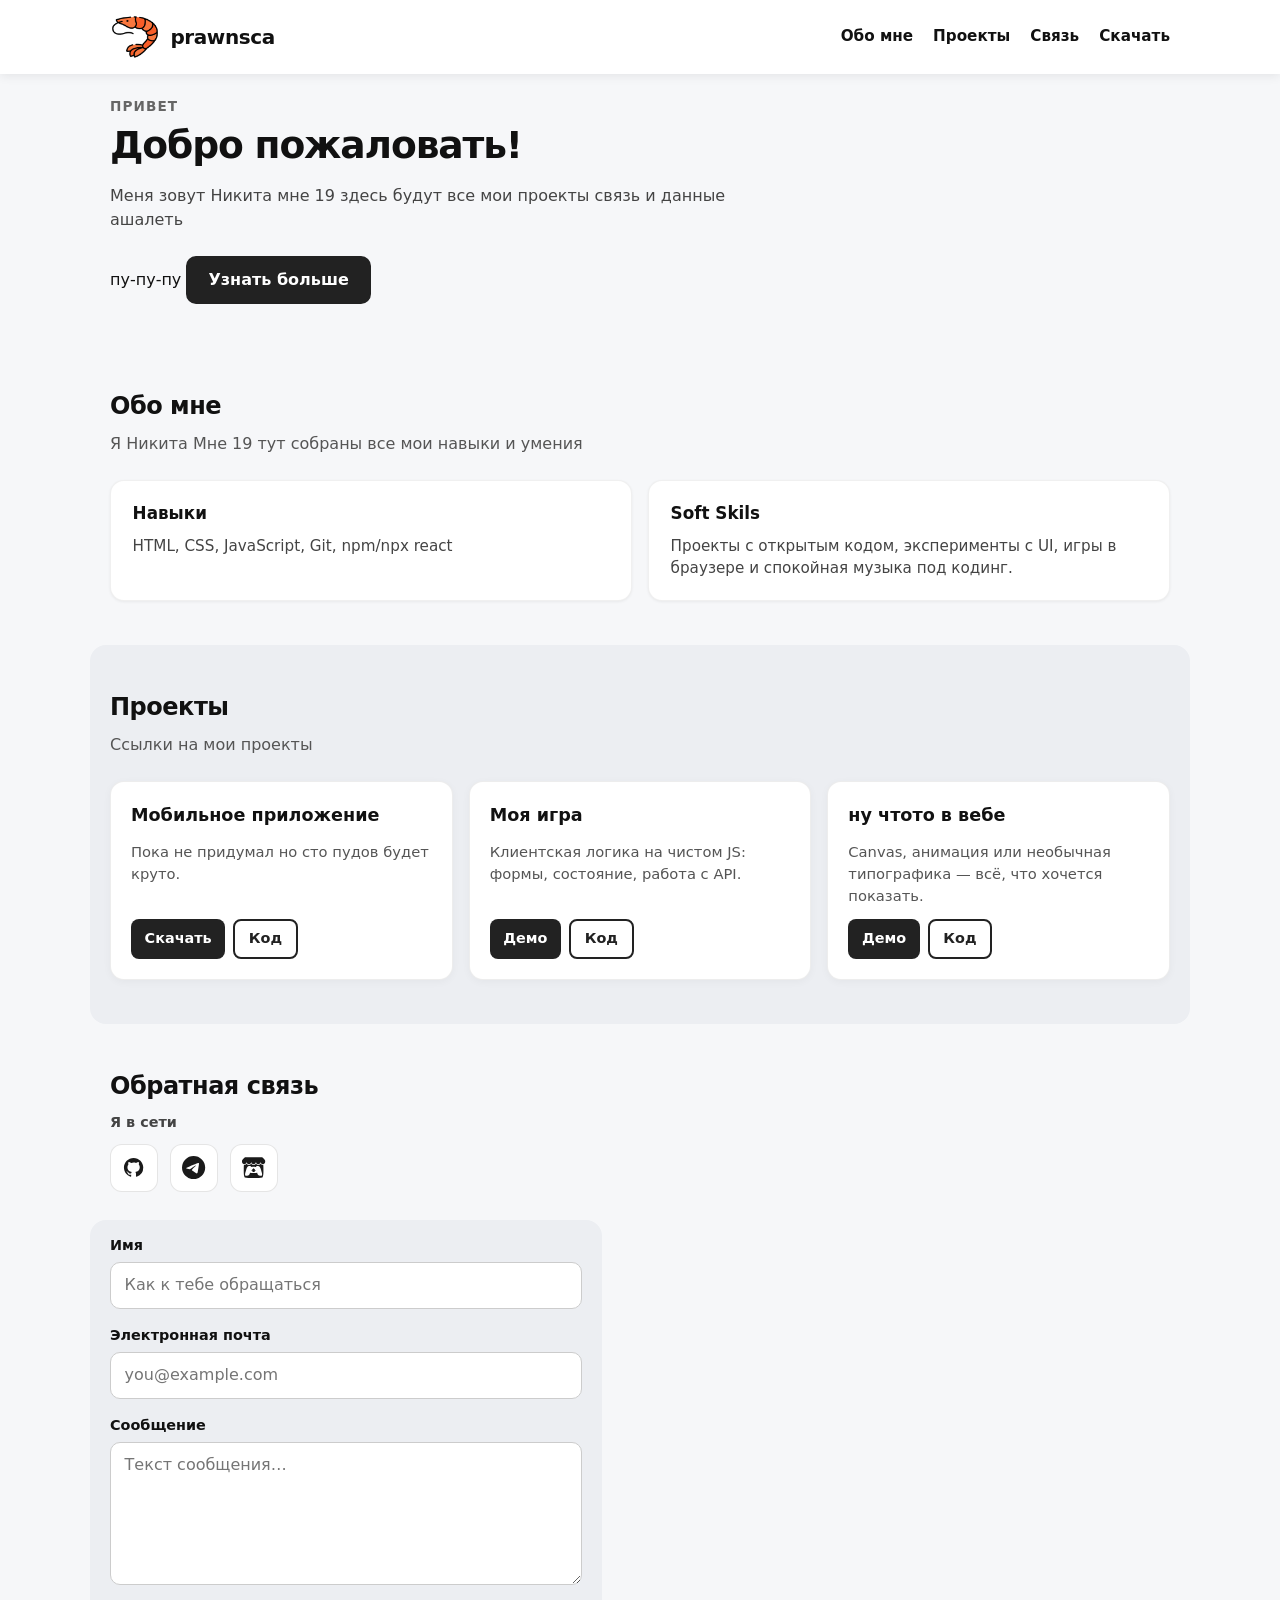
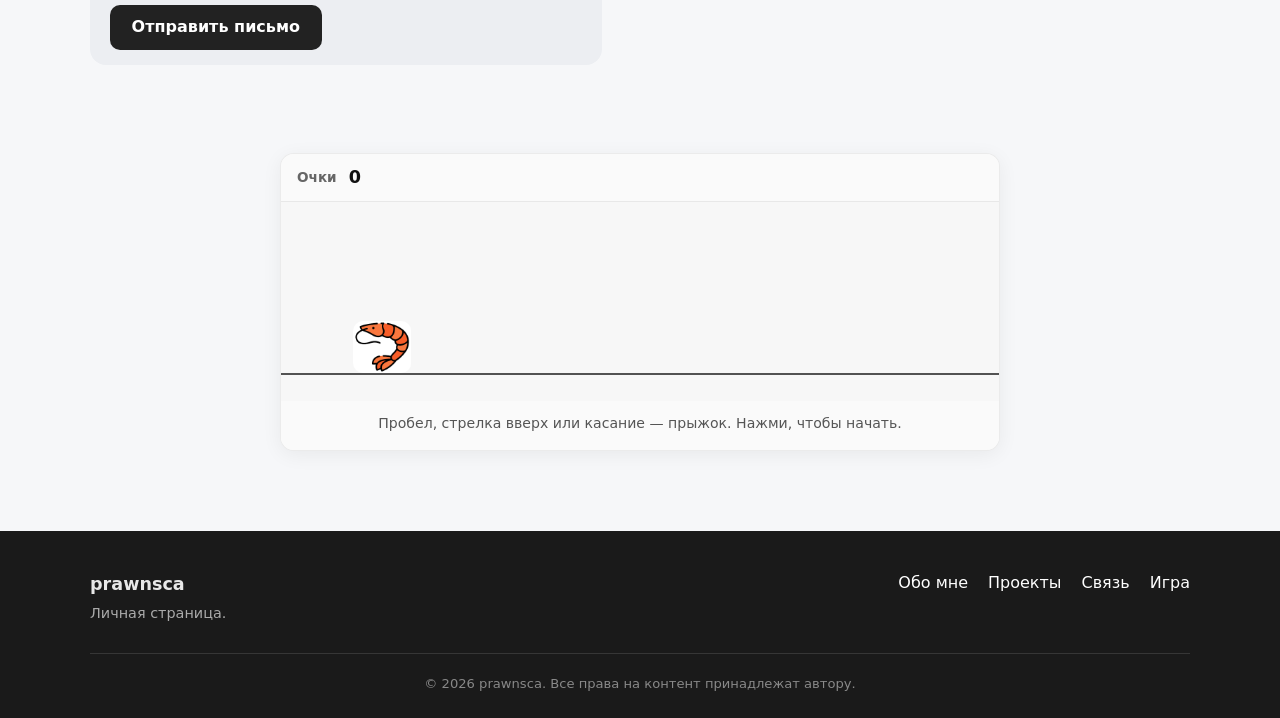
<file: index.html>
<!DOCTYPE html>
<html lang="ru">
<head>
    <meta charset="UTF-8">
    <meta name="viewport" content="width=device-width, initial-scale=1.0">
    <link rel="stylesheet" href="./style.css">
    <link rel="icon" href="./img/prawns.png">
    <title>prawnsca — личный сайт</title>
</head>
<body>
    <header class="header">
        <div class="header__inner">
            <a href="#top" class="header__logo" aria-label="На главную">
                <img src="./img/prawns.png" alt="" class="avatar" width="50" height="50">
                <h1 class="header__title">prawnsca</h1>
            </a>
            <button
                type="button"
                class="header__burger"
                id="menu-toggle"
                aria-controls="site-nav"
                aria-expanded="false"
                aria-label="Открыть меню"
            >
                <span class="header__burger-line" aria-hidden="true"></span>
                <span class="header__burger-line" aria-hidden="true"></span>
                <span class="header__burger-line" aria-hidden="true"></span>
            </button>
            <nav class="header__nav" id="site-nav" aria-label="Основная навигация">
                <ul class="header__ul">
                    <li><a href="#about">Обо мне</a></li>
                    <li><a href="#projects">Проекты</a></li>
                    <li><a href="#contact">Связь</a></li>
                    <li><a href="./download.html">Скачать</a></li>
                </ul>
            </nav>
        </div>
    </header>
    
    <main class="main" id="top">
        <section class="hero" aria-labelledby="hero-title">
            <p class="hero__eyebrow">Привет</p>
            <h2 id="hero-title" class="hero__title">Добро пожаловать!</h2>
            <p class="hero__text">
                Меня зовут Никита мне 19 здесь будут все мои проекты связь и данные<br>ашалеть
            </p>
            <a href="https://github.com/ImMALWARE/MalwTool">пу-пу-пу</a>
            <a class="hero__cta" href="#about">Узнать больше</a>
        </section>

        <section class="section" id="about" aria-labelledby="about-title">
            <h2 id="about-title" class="section__title">Обо мне</h2>
            <p class="section__lead">
                Я Никита Мне 19 тут собраны все мои навыки и умения 
            </p>
            <div class="section__grid section__grid--2">
                <div class="card">
                    <h3 class="card__title">Навыки</h3>
                    <p class="card__text">
                        HTML, CSS, JavaScript, Git, npm/npx react
                    </p>
                </div>
                <div class="card">
                    <h3 class="card__title">Soft Skils</h3>
                    <p class="card__text">
                        Проекты с открытым кодом, эксперименты с UI, игры в браузере и спокойная музыка под кодинг.
                    </p>
                </div>
            </div>
        </section>

        <section class="section section--muted" id="projects" aria-labelledby="projects-title">
            <h2 id="projects-title" class="section__title">Проекты</h2>
            <p class="section__lead">Ссылки на мои проекты</p>
            <ul class="projects">
                <li class="projects__item">
                    <article class="project-card">
                        <h3 class="project-card__title">Мобильное приложение</h3>
                        <p class="project-card__desc">Пока не придумал но сто пудов будет круто.</p>
                        <div class="project-card__links">
                            <a class="project-card__link" href="./download.html#Mobgug" rel="noopener noreferrer">Скачать</a>
                            <a class="project-card__link project-card__link--ghost" href="#" rel="noopener noreferrer">Код</a>
                        </div>
                    </article>
                </li>
                <li class="projects__item">
                    <article class="project-card">
                        <h3 class="project-card__title">Моя игра</h3>
                        <p class="project-card__desc">Клиентская логика на чистом JS: формы, состояние, работа с API.</p>
                        <div class="project-card__links">
                            <a class="project-card__link" href="#" rel="noopener noreferrer">Демо</a>
                            <a class="project-card__link project-card__link--ghost" href="#" rel="noopener noreferrer">Код</a>
                        </div>
                    </article>
                </li>
                <li class="projects__item">
                    <article class="project-card">
                        <h3 class="project-card__title">ну чтото в вебе</h3>
                        <p class="project-card__desc">Canvas, анимация или необычная типографика — всё, что хочется показать.</p>
                        <div class="project-card__links">
                            <a class="project-card__link" href="#" rel="noopener noreferrer">Демо</a>
                            <a class="project-card__link project-card__link--ghost" href="#" rel="noopener noreferrer">Код</a>
                        </div>
                    </article>
                </li>
            </ul>
        </section>

        <section class="section" id="contact" aria-labelledby="contact-title">
            <h2 id="contact-title" class="section__title">Обратная связь</h2>
            <div class="contact-social">
                <p class="contact-social__title" id="contact-social-title">Я в сети</p>
                <ul class="contact-social__list" aria-labelledby="contact-social-title">
                    <li>
                        <a
                            class="contact-social__link"
                            href="https://github.com/prawnsca"
                            target="_blank"
                            rel="noopener noreferrer"
                            aria-label="Профиль на GitHub"
                        >
                            <svg class="contact-social__icon" viewBox="0 0 24 24" aria-hidden="true" focusable="false">
                                <path
                                    fill="currentColor"
                                    d="M12 2C6.477 2 2 6.484 2 12.017c0 4.425 2.865 8.18 6.839 9.504.5.092.682-.217.682-.483 0-.237-.008-.866-.013-1.7-2.782.605-3.369-1.343-3.369-1.343-.454-1.158-1.11-1.466-1.11-1.466-.908-.62.069-.608.069-.608 1.003.07 1.531 1.032 1.531 1.032.892 1.53 2.341 1.088 2.91.832.092-.647.35-1.088.636-1.338-2.22-.253-4.555-1.113-4.555-4.951 0-1.093.39-1.988 1.029-2.688-.103-.253-.446-1.272.098-2.65 0 0 .84-.27 2.75 1.026A9.564 9.564 0 0112 6.844c.85.004 1.705.115 2.504.337 1.909-1.296 2.747-1.027 2.747-1.027.546 1.379.202 2.398.1 2.651.64.7 1.028 1.595 1.028 2.688 0 3.848-2.339 4.695-4.566 4.943.359.309.678.92.678 1.855 0 1.338-.012 2.419-.012 2.747 0 .268.18.58.688.482A10.019 10.019 0 0022 12.017C22 6.484 17.522 2 12 2z"
                                />
                            </svg>
                        </a>
                    </li>
                    <li>
                        <a
                            class="contact-social__link contact-social__link--tg"
                            href="https://t.me/o_kak0_0"
                            target="_blank"
                            rel="noopener noreferrer"
                            aria-label="Написать в Telegram"
                        >
                            <svg class="contact-social__icon" viewBox="0 0 24 24" aria-hidden="true" focusable="false">
                                <path
                                    fill="currentColor"
                                    d="M11.944 0A12 12 0 0 0 0 12a12 12 0 0 0 12 12 12 12 0 0 0 12-12A12 12 0 0 0 12 0a12 12 0 0 0-.056 0zm4.962 7.224c.1-.002.321.023.465.14a.506.506 0 0 1 .171.325c.016.093.036.306.02.472-.18 1.898-.962 6.502-1.36 8.627-.168.9-.499 1.201-.82 1.23-.696.065-1.225-.46-1.9-.902-1.056-.693-1.653-1.124-2.678-1.8-1.185-.78-.417-1.21.258-1.91.177-.184 3.247-2.977 3.307-3.23.007-.032.014-.15-.056-.212s-.174-.041-.249-.024c-.106.024-1.793 1.14-5.061 3.345-.48.33-.913.49-1.302.48-.428-.008-1.252-.241-1.865-.44-.752-.245-1.349-.374-1.297-.789.027-.216.325-.437.893-.663 3.498-1.524 5.83-2.529 6.998-3.014 3.332-1.386 4.025-1.627 4.476-1.635z"
                                />
                            </svg>
                        </a>

                    </li>
                    <li>
                        <a
                            class="contact-social__link contact-social__link--sk"
                            href="#about"
                            target="_blank"
                            rel="noopener noreferrer"
                            aria-label="Профиль на GitHub"
                        >
                            <svg class="contact-social__icon" xmlns="http://www.w3.org/2000/svg" height="235.452" width="261.728" viewBox="0 0 245.371 220.736"><path d="M31.99 1.365C21.287 7.72.2 31.945 0 38.298v10.516C0 62.144 12.46 73.86 23.773 73.86c13.584 0 24.902-11.258 24.903-24.62 0 13.362 10.93 24.62 24.515 24.62 13.586 0 24.165-11.258 24.165-24.62 0 13.362 11.622 24.62 25.207 24.62h.246c13.586 0 25.208-11.258 25.208-24.62 0 13.362 10.58 24.62 24.164 24.62 13.585 0 24.515-11.258 24.515-24.62 0 13.362 11.32 24.62 24.903 24.62 11.313 0 23.773-11.714 23.773-25.046V38.298c-.2-6.354-21.287-30.58-31.988-36.933C180.118.197 157.056-.005 122.685 0c-34.37.003-81.228.54-90.697 1.365zm65.194 66.217a28.025 28.025 0 0 1-4.78 6.155c-5.128 5.014-12.157 8.122-19.906 8.122a28.482 28.482 0 0 1-19.948-8.126c-1.858-1.82-3.27-3.766-4.563-6.032l-.006.004c-1.292 2.27-3.092 4.215-4.954 6.037a28.5 28.5 0 0 1-19.948 8.12c-.934 0-1.906-.258-2.692-.528-1.092 11.372-1.553 22.24-1.716 30.164l-.002.045c-.02 4.024-.04 7.333-.06 11.93.21 23.86-2.363 77.334 10.52 90.473 19.964 4.655 56.7 6.775 93.555 6.788h.006c36.854-.013 73.59-2.133 93.554-6.788 12.883-13.14 10.31-66.614 10.52-90.474-.022-4.596-.04-7.905-.06-11.93l-.003-.045c-.162-7.926-.623-18.793-1.715-30.165-.786.27-1.757.528-2.692.528a28.5 28.5 0 0 1-19.948-8.12c-1.862-1.822-3.662-3.766-4.955-6.037l-.006-.004c-1.294 2.266-2.705 4.213-4.563 6.032a28.48 28.48 0 0 1-19.947 8.125c-7.748 0-14.778-3.11-19.906-8.123a28.025 28.025 0 0 1-4.78-6.155 27.99 27.99 0 0 1-4.736 6.155 28.49 28.49 0 0 1-19.95 8.124c-.27 0-.54-.012-.81-.02h-.007c-.27.008-.54.02-.813.02a28.49 28.49 0 0 1-19.95-8.123 27.992 27.992 0 0 1-4.736-6.155zm-20.486 26.49l-.002.01h.015c8.113.017 15.32 0 24.25 9.746 7.028-.737 14.372-1.105 21.722-1.094h.006c7.35-.01 14.694.357 21.723 1.094 8.93-9.747 16.137-9.73 24.25-9.746h.014l-.002-.01c3.833 0 19.166 0 29.85 30.007L210 165.244c8.504 30.624-2.723 31.373-16.727 31.4-20.768-.773-32.267-15.855-32.267-30.935-11.496 1.884-24.907 2.826-38.318 2.827h-.006c-13.412 0-26.823-.943-38.318-2.827 0 15.08-11.5 30.162-32.267 30.935-14.004-.027-25.23-.775-16.726-31.4L46.85 124.08C57.534 94.073 72.867 94.073 76.7 94.073zm45.985 23.582v.006c-.02.02-21.863 20.08-25.79 27.215l14.304-.573v12.474c0 .584 5.74.346 11.486.08h.006c5.744.266 11.485.504 11.485-.08v-12.474l14.304.573c-3.928-7.135-25.79-27.215-25.79-27.215v-.006l-.003.002z" fill="currentColor"/></svg>
                        </a>
                    </li>
                </ul>
            </div>
            <form class="contact-form section--muted" id="contact-form" data-contact-email="kirya.gugnin@bk.ru" style="padding-block: 15px;">
                <div class="contact-form__row">
                    <label class="contact-form__label" for="contact-name">Имя</label>
                    <input class="contact-form__input" id="contact-name" name="name" type="text" autocomplete="name" placeholder="Как к тебе обращаться">
                </div>
                <div class="contact-form__row">
                    <label class="contact-form__label" for="contact-email">Электронная почта</label>
                    <input class="contact-form__input" id="contact-email" name="email" type="email" autocomplete="email" required placeholder="you@example.com">
                </div>
                <div class="contact-form__row">
                    <label class="contact-form__label" for="contact-message">Сообщение</label>
                    <textarea class="contact-form__textarea" id="contact-message" name="message" rows="5" required placeholder="Текст сообщения…"></textarea>
                </div>
                <button class="contact-form__submit" type="submit">Отправить письмо</button>
            </form>
        </section>

        <section class="section section--game" id="game" aria-labelledby="game-title">
            <div class="dino-wrap">
                <div class="dino-hud">
                    <span class="dino-hud__label">Очки</span>
                    <span class="dino-hud__score" id="dino-score">0</span>
                    <button type="button" class="dino-restart" id="dino-restart" hidden>Заново</button>
                </div>
                <canvas id="dino-canvas" width="720" height="200"></canvas>
                <p class="dino-hint" id="dino-hint">Пробел, стрелка вверх или касание — прыжок. Нажми, чтобы начать.</p>
            </div>
        </section>
    </main>

    <footer class="footer">
        <div class="footer__inner">
            <div class="footer__brand">
                <span class="footer__name">prawnsca</span>
                <p class="footer__tag">Личная страница.</p>
            </div>
            <nav class="footer__nav" aria-label="Навигация в подвале">
                <ul class="footer__ul">
                    <li><a href="#about">Обо мне</a></li>
                    <li><a href="#projects">Проекты</a></li>
                    <li><a href="#contact">Связь</a></li>
                    <li><a href="#game">Игра</a></li>
                </ul>
            </nav>
        </div>
        <p class="footer__copy">© 2026 prawnsca. Все права на контент принадлежат автору.</p>
    </footer>

    <script src="./server.js"></script>
    <script src="./dino.js"></script>
</body>
</html>
</file>
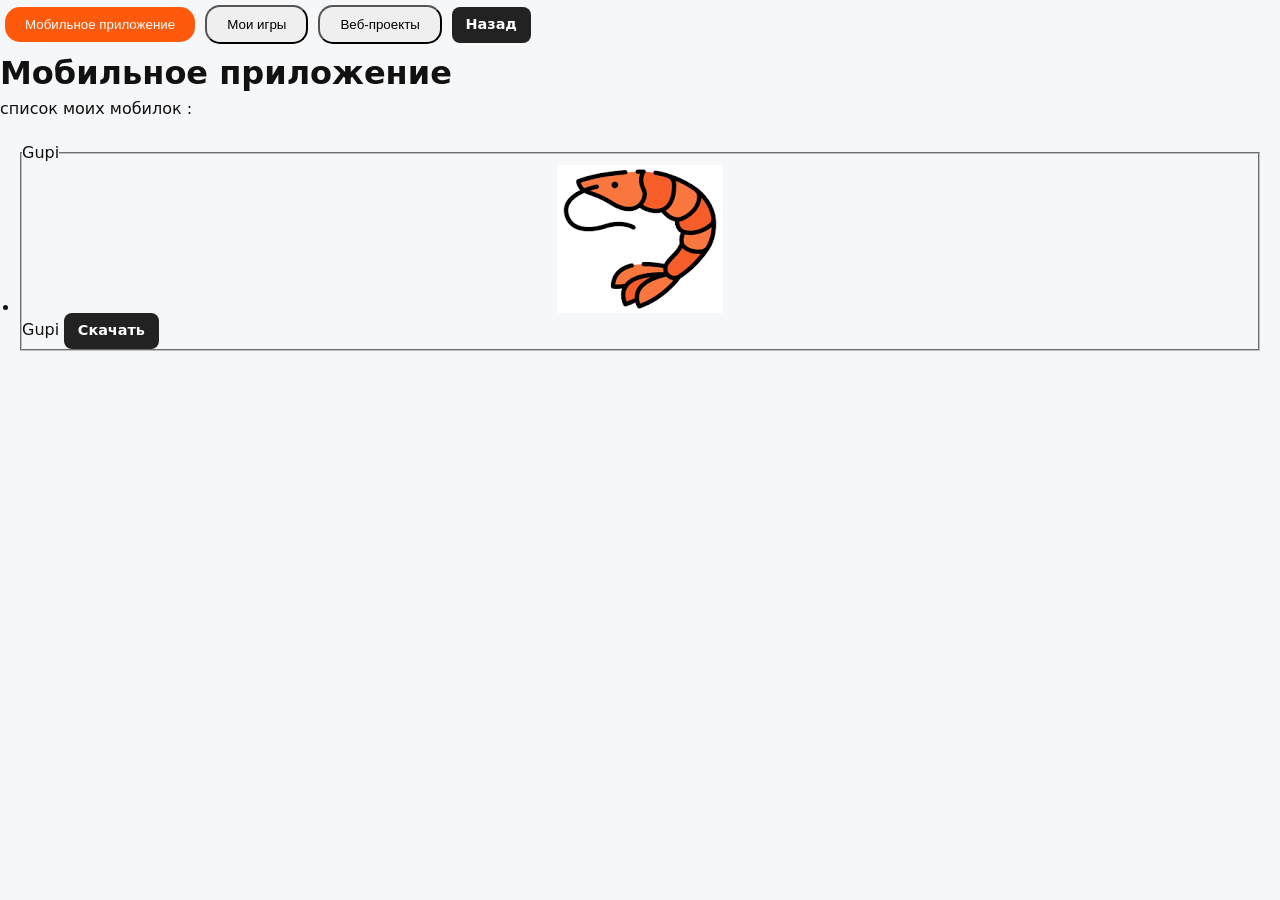
<file: download.html>
<!DOCTYPE html>
<html lang="ru">
<head>
    <meta charset="UTF-8">
    <meta name="viewport" content="width=device-width, initial-scale=1.0">
    <link rel="stylesheet" href="./style.css">
    <title>Скачать файлы</title>
</head>
<body>
    <header style="padding: 5px;">
        <nav>
            <button class="tab active-tab" onclick="showPage('home')">Мобильное приложение</button>
            <button class="tab" onclick="showPage('about')">Мои игры</button>
            <button class="tab" onclick="showPage('contacts')">Веб-проекты</button>
            <a class="project-card__link" href="./index.html">Назад</a>
        </nav>
    </header>

    <div id="home" class="page active">
        <h1>Мобильное приложение</h1>
        <p>список моих мобилок :</p>
        <ul style="list-style: disc; padding: 20px;">
            <li>
                <fieldset>
                    <legend>Gupi</legend>
                    <div class="download__infoMob" style="display: flex; justify-content: center;">
                        <img src="img/prawns.png" alt="картинка">
                    </div>
                    <label>
                        Gupi
                        <a class="project-card__link" href="#">Скачать</a>
                    </label>
                </fieldset>
            </li>
        </ul>
    </div>

    <div id="about" class="page">
        <h1>Игры</h1>
    </div>

    <div id="contacts" class="page">
        <h1>Веб-проекты</h1>
        <p>Телефон: +7 #############</p>
        <p>Email: #############</p>
    </div>

    <script>
        function showPage(pageId) {
            // Скрыть все страницы
            document.querySelectorAll('.page').forEach(page => {
                page.classList.remove('active');
            });
            
            // Убрать активный класс со всех вкладок
            document.querySelectorAll('.tab').forEach(tab => {
                tab.classList.remove('active-tab');
            });
            
            // Показать нужную страницу
            document.getElementById(pageId).classList.add('active');
            
            // Подсветить активную вкладку
            event.target.classList.add('active-tab');
        }
    </script>
</body>
</html>
</file>
<file: style.css>
*,
*::before,
*::after {
    box-sizing: border-box;
    margin: 0;
    padding: 0;
}

html {
    scroll-behavior: smooth;
}

body {
    min-height: 100vh;
    font-family: system-ui, -apple-system, "Segoe UI", Roboto, sans-serif;
    line-height: 1.5;
    color: #111;
    background: #f6f7f9;
}

a {
    text-decoration: none;
    color: inherit;
}

/* Шапка: фиксированная полоса + выровненный блок внутри */
.header {
    position: fixed;
    top: 0;
    left: 0;
    width: 100%;
    background: #fff;
    box-shadow: 0 2px 10px rgba(0, 0, 0, 0.08);
    z-index: 1000;
    transition: transform 0.3s ease;
}

.header.hide {
    transform: translateY(-100%);
}

.header__inner {
    display: flex;
    align-items: center;
    justify-content: space-between;
    gap: 1rem;
    width: 100%;
    max-width: 1100px;
    margin: 0 auto;
    padding: 0.75rem 1.25rem;
    min-height: 4rem;
}

.header__logo {
    display: inline-flex;
    align-items: center;
    gap: 0.65rem;
    flex-shrink: 0;
    order: 1;
}

.header__title {
    font-size: 1.25rem;
    font-weight: 600;
    line-height: 1;
    letter-spacing: -0.02em;
    margin: 0;
}

.avatar {
    display: block;
    width: 50px;
    height: 50px;
    flex-shrink: 0;
    object-fit: contain;
    border-radius: 10px;
}

.header__burger {
    display: none;
    flex-direction: column;
    justify-content: center;
    align-items: center;
    gap: 5px;
    width: 2.75rem;
    height: 2.75rem;
    padding: 0;
    border: none;
    border-radius: 10px;
    background: transparent;
    color: inherit;
    cursor: pointer;
    order: 2;
    flex-shrink: 0;
}

.header__burger:hover,
.header__burger:focus-visible {
    background: rgba(0, 0, 0, 0.06);
    outline: none;
}

.header__burger-line {
    display: block;
    width: 1.35rem;
    height: 2px;
    background: currentColor;
    border-radius: 1px;
    transition: transform 0.2s ease, opacity 0.2s ease;
    transform-origin: center;
}

.header__burger[aria-expanded="true"] .header__burger-line:nth-child(1) {
    transform: translateY(7px) rotate(45deg);
}

.header__burger[aria-expanded="true"] .header__burger-line:nth-child(2) {
    opacity: 0;
}

.header__burger[aria-expanded="true"] .header__burger-line:nth-child(3) {
    transform: translateY(-7px) rotate(-45deg);
}

.header__nav {
    display: flex;
    align-items: center;
    order: 3;
}

.header__ul {
    display: flex;
    flex-wrap: wrap;
    align-items: center;
    justify-content: flex-end;
    list-style: none;
    font-weight: 400;
    font-size: 0.95rem;
    gap: 0.5rem 1.25rem;
}

.header__ul a {
    font-weight: 800;
    display: inline-block;
    padding: 0.35rem 0;
    border-bottom: 2px solid transparent;
    transition: 0.3s;
}

.header__ul a:hover {
    border-bottom-color: #222;
    color: rgb(182, 56, 11);
}

.menu-backdrop {
    position: fixed;
    inset: 0;
    z-index: 900;
    background: rgba(0, 0, 0, 0.35);
    opacity: 0;
    visibility: hidden;
    pointer-events: none;
    transition: opacity 0.2s ease, visibility 0.2s ease;
}

body.is-menu-open .menu-backdrop {
    opacity: 1;
    visibility: visible;
    pointer-events: auto;
}

body.is-menu-open {
    overflow: hidden;
}

@media (max-width: 768px) {
    .header__inner {
        flex-wrap: wrap;
        row-gap: 0;
    }

    .header__burger {
        display: flex;
    }

    .header__nav {
        flex: 1 0 100%;
        width: 100%;
        max-height: 0;
        overflow: hidden;
        opacity: 0;
        pointer-events: none;
        transition: max-height 0.35s ease, opacity 0.25s ease;
    }

    .header__nav.is-open {
        max-height: 340px;
        opacity: 1;
        pointer-events: auto;
    }

    .header__ul {
        flex-direction: column;
        align-items: stretch;
        justify-content: flex-start;
        gap: 0;
        padding: 0.5rem 0 1rem;
        width: 100%;
    }

    .header__ul li {
        border-bottom: 1px solid #eee;
    }

    .header__ul li:last-child {
        border-bottom: none;
    }

    .header__ul a {
        display: block;
        padding: 0.85rem 0;
        border-bottom: none;
    }

    .header__ul a:hover,
    .header__ul a:focus-visible {
        color: #000;
        background: rgba(0, 0, 0, 0.04);
        outline: none;
    }
}

@media (min-width: 769px) {
    .header__nav {
        flex: 0 1 auto;
        width: auto;
        max-height: none;
        overflow: visible;
        opacity: 1;
        pointer-events: auto;
    }

    .menu-backdrop {
        display: none;
    }
}

.main {
    padding: 5.5rem 1.25rem 3rem;
    max-width: 1100px;
    margin: 0 auto;
}

.section,
.hero {
    scroll-margin-top: 5.75rem;
}

.hero {
    padding: 0.5rem 0 2.5rem;
}

.hero__eyebrow {
    font-size: 0.85rem;
    font-weight: 600;
    letter-spacing: 0.08em;
    text-transform: uppercase;
    color: #666;
    margin-bottom: 0.5rem;
}

.hero__title {
    font-size: clamp(1.75rem, 4vw, 2.35rem);
    font-weight: 700;
    letter-spacing: -0.03em;
    line-height: 1.15;
    margin-bottom: 1rem;
    max-width: 20ch;
}

.hero__text {
    color: #444;
    max-width: 42rem;
    margin-bottom: 1.5rem;
}

.hero__cta {
    display: inline-flex;
    align-items: center;
    justify-content: center;
    padding: 0.65rem 1.25rem;
    border-radius: 10px;
    font-weight: 600;
    color: #fff;
    background: #222;
    border: 2px solid #222;
}

.hero__cta:hover {
    background: #000;
    border-color: #000;
}

.hero__cta:focus-visible {
    outline: 2px solid #222;
    outline-offset: 3px;
}

.section {
    padding: 2.75rem 0;
}

.section--muted {
    margin: 0 -1.25rem;
    padding-left: 1.25rem;
    padding-right: 1.25rem;
    border-radius: 16px;
    background: #eceef2;
}

.section--game {
    padding-bottom: 1rem;
}

.section__title {
    font-size: 1.5rem;
    font-weight: 700;
    letter-spacing: -0.02em;
    margin-bottom: 0.5rem;
}

.section__lead {
    color: #555;
    max-width: 46rem;
    margin-bottom: 1.5rem;
}

.inline-code {
    font-size: 0.9em;
    padding: 0.1em 0.35em;
    border-radius: 6px;
    background: rgba(0, 0, 0, 0.06);
    font-family: ui-monospace, monospace;
}

.section__grid {
    display: grid;
    gap: 1rem;
}

@media (min-width: 640px) {
    .section__grid--2 {
        grid-template-columns: 1fr 1fr;
    }
}

.card {
    background: #fff;
    border-radius: 14px;
    padding: 1.25rem 1.35rem;
    box-shadow: 0 1px 3px rgba(0, 0, 0, 0.06);
    border: 1px solid rgba(0, 0, 0, 0.06);
}

.card__title {
    font-size: 1.05rem;
    margin-bottom: 0.5rem;
}

.card__text {
    color: #444;
    font-size: 0.95rem;
}

.projects {
    list-style: none;
    display: grid;
    gap: 1rem;
    grid-template-columns: 1fr;
}

@media (min-width: 720px) {
    .projects {
        grid-template-columns: repeat(3, 1fr);
    }
}

.project-card {
    height: 100%;
    background: #fff;
    border-radius: 14px;
    padding: 1.25rem;
    border: 1px solid rgba(0, 0, 0, 0.07);
    box-shadow: 0 2px 8px rgba(0, 0, 0, 0.04);
    display: flex;
    flex-direction: column;
    gap: 0.75rem;
}

.project-card__title {
    font-size: 1.1rem;
}

.project-card__desc {
    color: #555;
    font-size: 0.92rem;
    flex: 1;
}

.project-card__links {
    display: flex;
    flex-wrap: wrap;
    gap: 0.5rem;
}

.project-card__link {
    display: inline-flex;
    align-items: center;
    padding: 0.45rem 0.85rem;
    border-radius: 8px;
    font-size: 0.9rem;
    font-weight: 600;
    background: #222;
    color: #fff;
}

.project-card__link:hover {
    background: #000;
}

.project-card__link--ghost {
    background: transparent;
    color: #222;
    border: 2px solid #222;
}

.project-card__link--ghost:hover {
    background: rgba(0, 0, 0, 0.06);
}

.contact-social {
    margin-bottom: 1.75rem;
}

.contact-social__title {
    font-size: 0.9rem;
    font-weight: 600;
    color: #444;
    margin-bottom: 0.65rem;
}

.contact-social__list {
    list-style: none;
    display: flex;
    flex-wrap: wrap;
    align-items: center;
    gap: 0.75rem;
}

.contact-social__link {
    display: inline-flex;
    align-items: center;
    justify-content: center;
    width: 3rem;
    height: 3rem;
    border-radius: 12px;
    background: #fff;
    border: 1px solid rgba(0, 0, 0, 0.1);
    color: #1a1a1a;
    transition: background 0.15s ease, border-color 0.15s ease, color 0.15s ease, transform 0.15s ease;
}

.contact-social__link:hover {
    border-color: #1a1a1a;
    transform: translateY(-2px);
}

.contact-social__link:focus-visible {
    outline: 2px solid #222;
    outline-offset: 2px;
}

.contact-social__link--tg:hover {
    color: #229ed9;
    border-color: #229ed9;
}

.contact-social__link--sk:hover {
    color: #eb0e0e;
    border-color: #c00303;
}

.contact-social__icon {
    width: 1.45rem;
    height: 1.45rem;
}

.contact-form {
    max-width: 32rem;
    display: flex;
    flex-direction: column;
    gap: 1rem;
}

.contact-form__row {
    display: flex;
    flex-direction: column;
    gap: 0.35rem;
}

.contact-form__label {
    font-size: 0.9rem;
    font-weight: 600;
}

.contact-form__input,
.contact-form__textarea {
    width: 100%;
    padding: 0.65rem 0.85rem;
    border-radius: 10px;
    border: 1px solid #ccc;
    font: inherit;
    background: #fff;
}

.contact-form__input:focus-visible,
.contact-form__textarea:focus-visible {
    outline: 2px solid #222;
    outline-offset: 1px;
    border-color: #222;
}

.contact-form__submit {
    align-self: flex-start;
    margin-top: 0.25rem;
    padding: 0.65rem 1.35rem;
    border-radius: 10px;
    border: none;
    font: inherit;
    font-weight: 600;
    cursor: pointer;
    color: #fff;
    background: #222;
}

.contact-form__submit:hover {
    background: #000;
}

.dino-wrap {
    max-width: 720px;
    margin: 0 auto;
    background: #fff;
    border-radius: 14px;
    border: 1px solid rgba(0, 0, 0, 0.08);
    box-shadow: 0 4px 20px rgba(0, 0, 0, 0.06);
    overflow: hidden;
}

.dino-hud {
    display: flex;
    align-items: center;
    gap: 0.75rem;
    flex-wrap: wrap;
    padding: 0.65rem 1rem;
    background: #fafafa;
    border-bottom: 1px solid #e8e8e8;
}

.dino-hud__label {
    font-size: 0.85rem;
    color: #666;
    font-weight: 600;
}

.dino-hud__score {
    font-variant-numeric: tabular-nums;
    font-weight: 700;
    font-size: 1.1rem;
}

.dino-restart {
    margin-left: auto;
    padding: 0.4rem 0.9rem;
    border-radius: 8px;
    border: 1px solid #ccc;
    background: #fff;
    font: inherit;
    font-size: 0.9rem;
    cursor: pointer;
}

.dino-restart:hover {
    border-color: #222;
}

#dino-canvas {
    display: block;
    width: 100%;
    height: auto;
    touch-action: manipulation;
    image-rendering: pixelated;
    image-rendering: crisp-edges;
    background: #f7f7f7;
}

.dino-hint {
    padding: 0.75rem 1rem 1rem;
    font-size: 0.88rem;
    color: #555;
    text-align: center;
    background: #fafafa;
}

.footer {
    margin-top: 1rem;
    padding: 2.5rem 1.25rem 1.5rem;
    background: #1a1a1a;
    color: #e8e8e8;
}

.footer__inner {
    max-width: 1100px;
    margin: 0 auto;
    display: flex;
    flex-direction: column;
    gap: 1.5rem;
}

@media (min-width: 640px) {
    .footer__inner {
        flex-direction: row;
        justify-content: space-between;
        align-items: flex-start;
    }
}

.footer__name {
    font-weight: 700;
    font-size: 1.1rem;
}

.footer__tag {
    margin-top: 0.35rem;
    color: #aaa;
    font-size: 0.9rem;
    max-width: 22rem;
}

.footer__ul {
    list-style: none;
    display: flex;
    flex-wrap: wrap;
    gap: 0.75rem 1.25rem;
}

.footer a {
    color: #fff;
    border-bottom: 1px solid transparent;
}

.footer a:hover {
    border-bottom-color: rgba(255, 255, 255, 0.5);
}

.footer__copy {
    max-width: 1100px;
    margin: 1.75rem auto 0;
    padding-top: 1.25rem;
    border-top: 1px solid rgba(255, 255, 255, 0.12);
    font-size: 0.82rem;
    color: #888;
    text-align: center;
}


/* --------------download------------ */

.page { display: none; }
.page.active { display: block; }


nav button { 
    padding: 10px 20px; 
    margin-right: 5px;
    cursor: pointer;
    border-radius: 15px;
}
nav button.active-tab { 
    background: #ff590c;
    color: rgb(255, 255, 255); 
    border: none;
}
</file>
